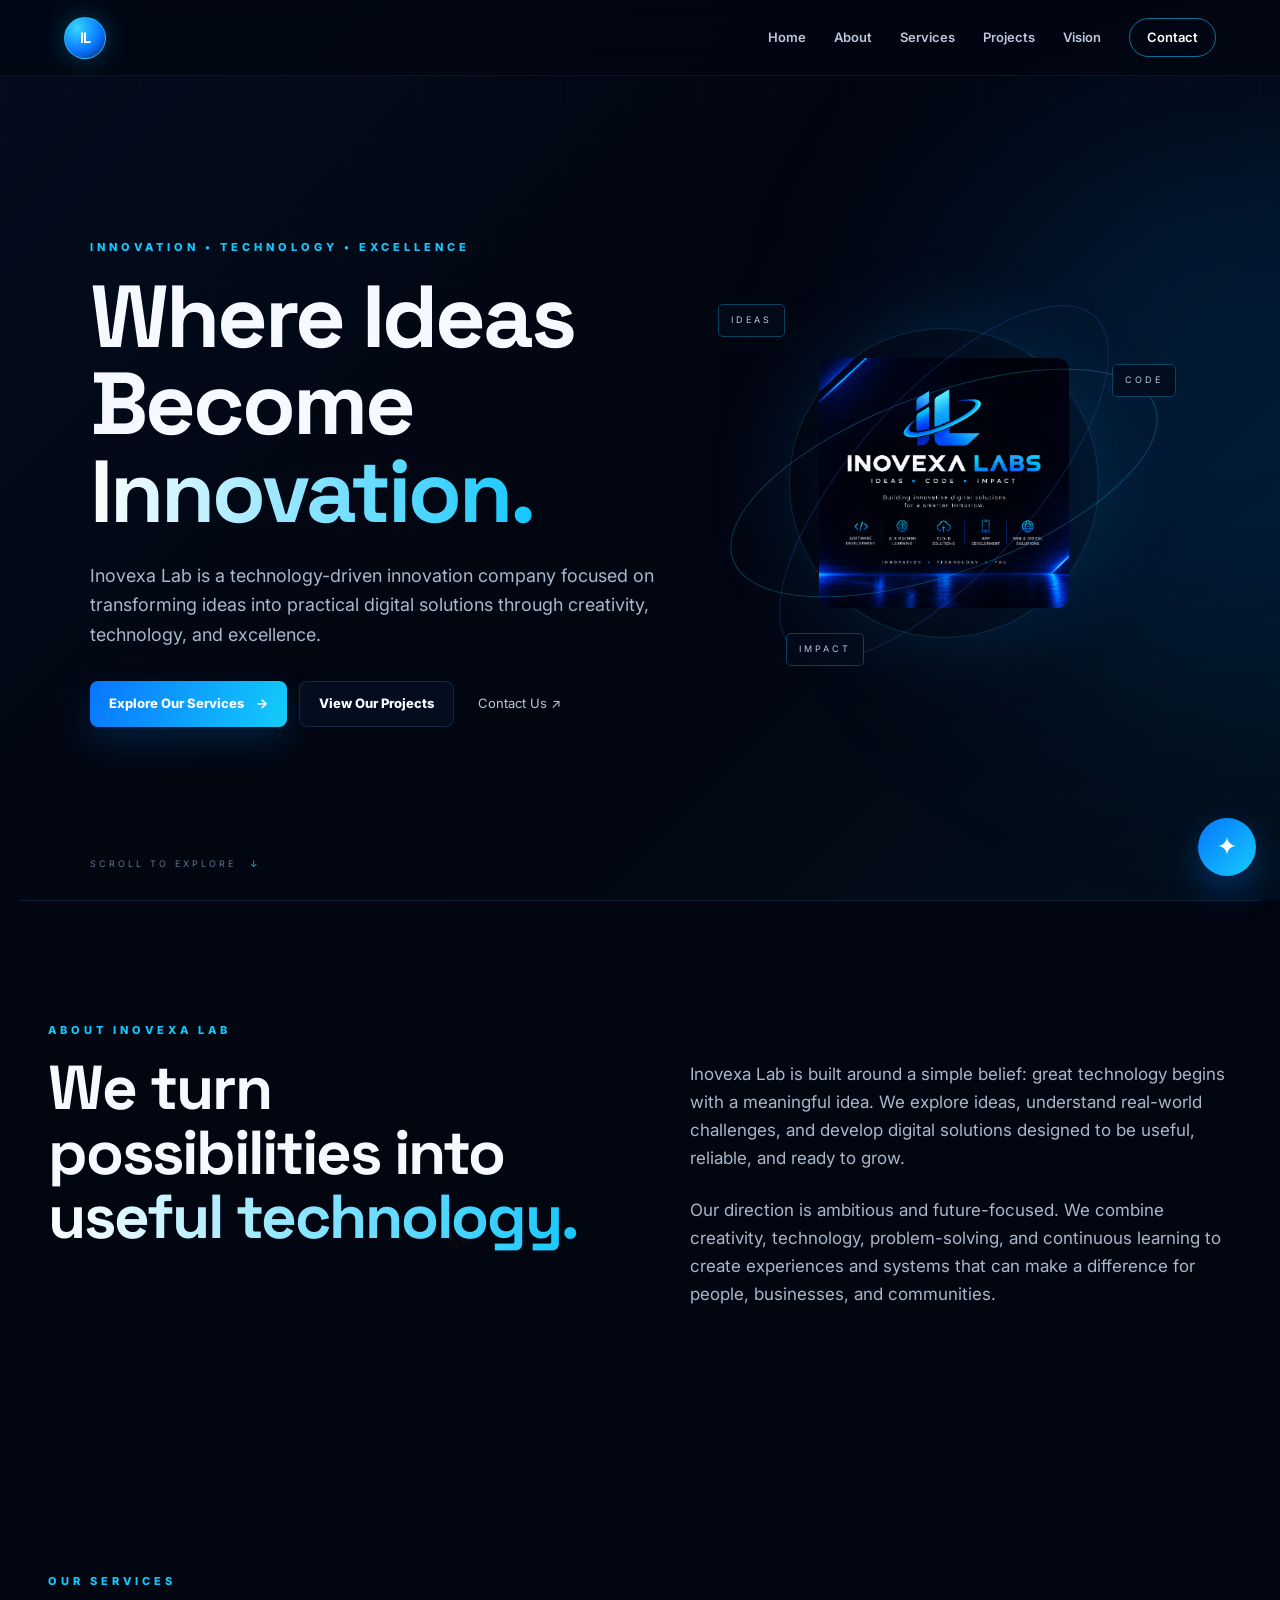
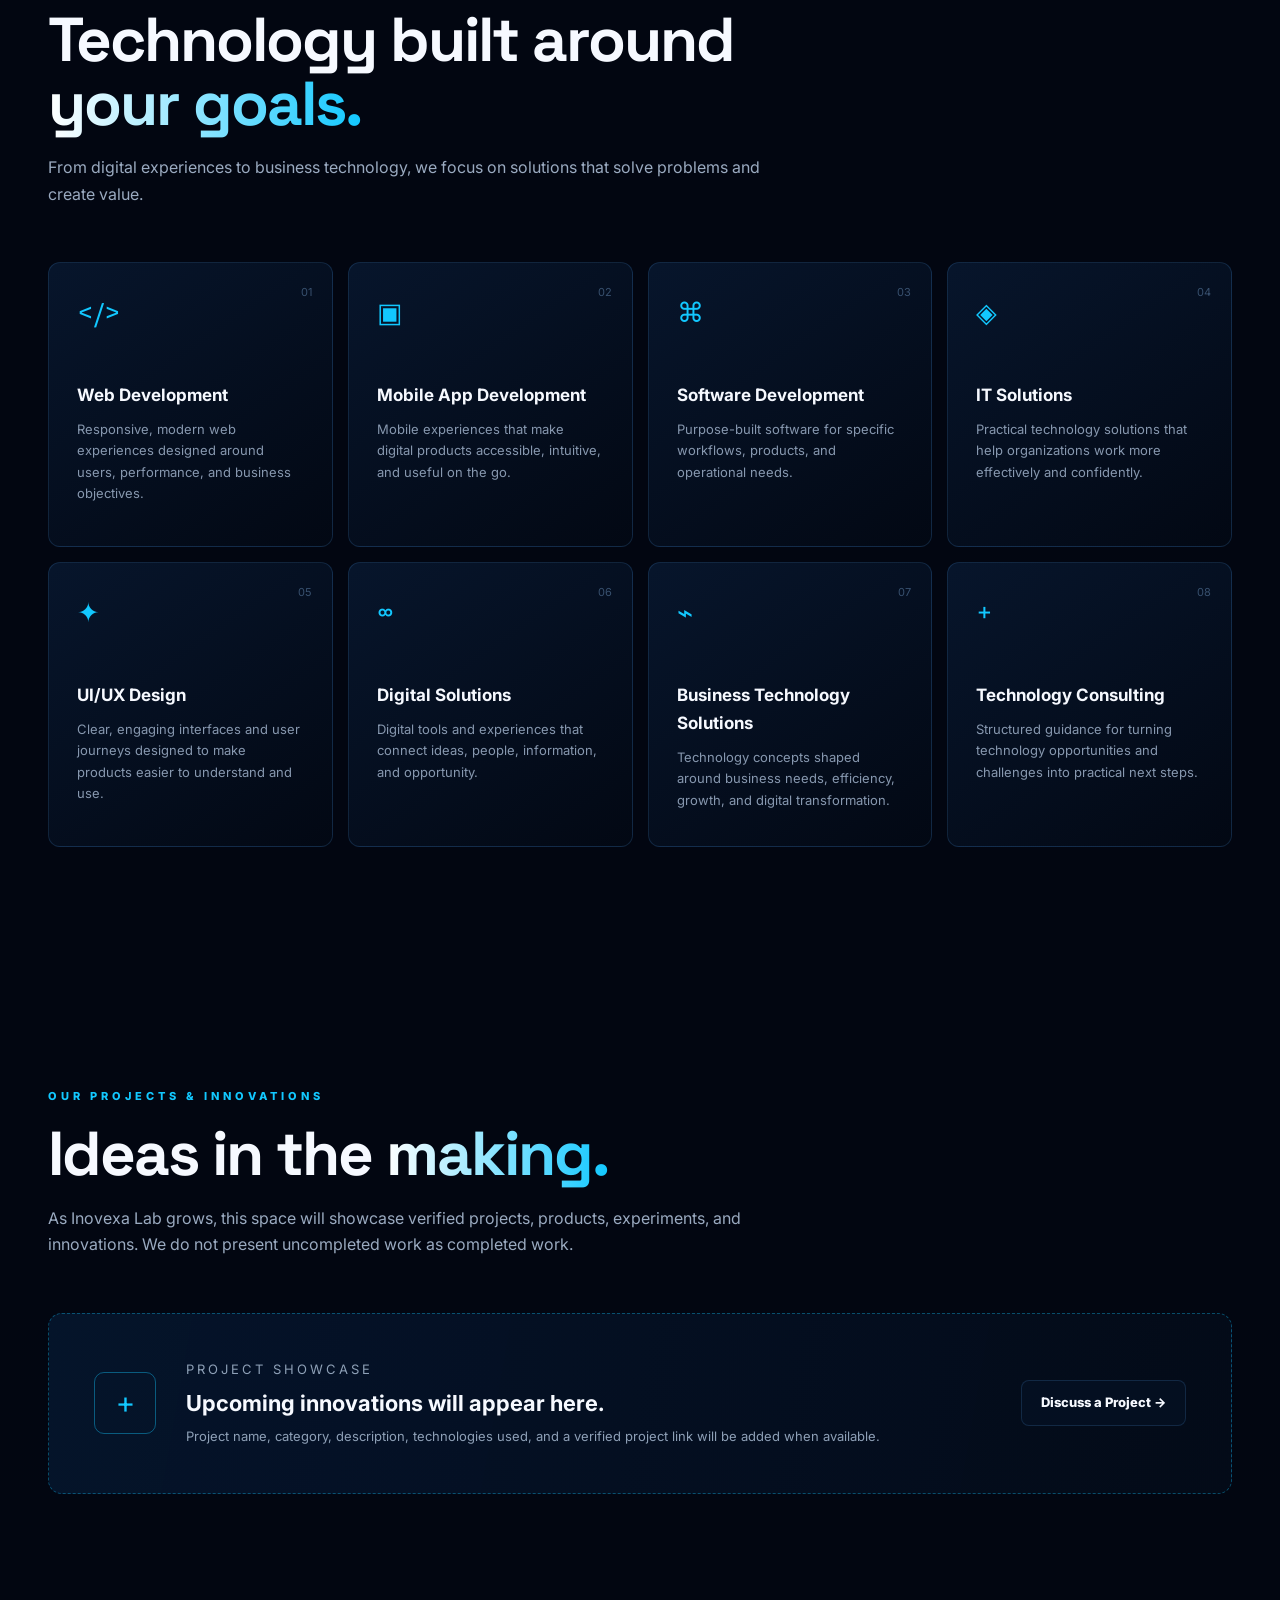
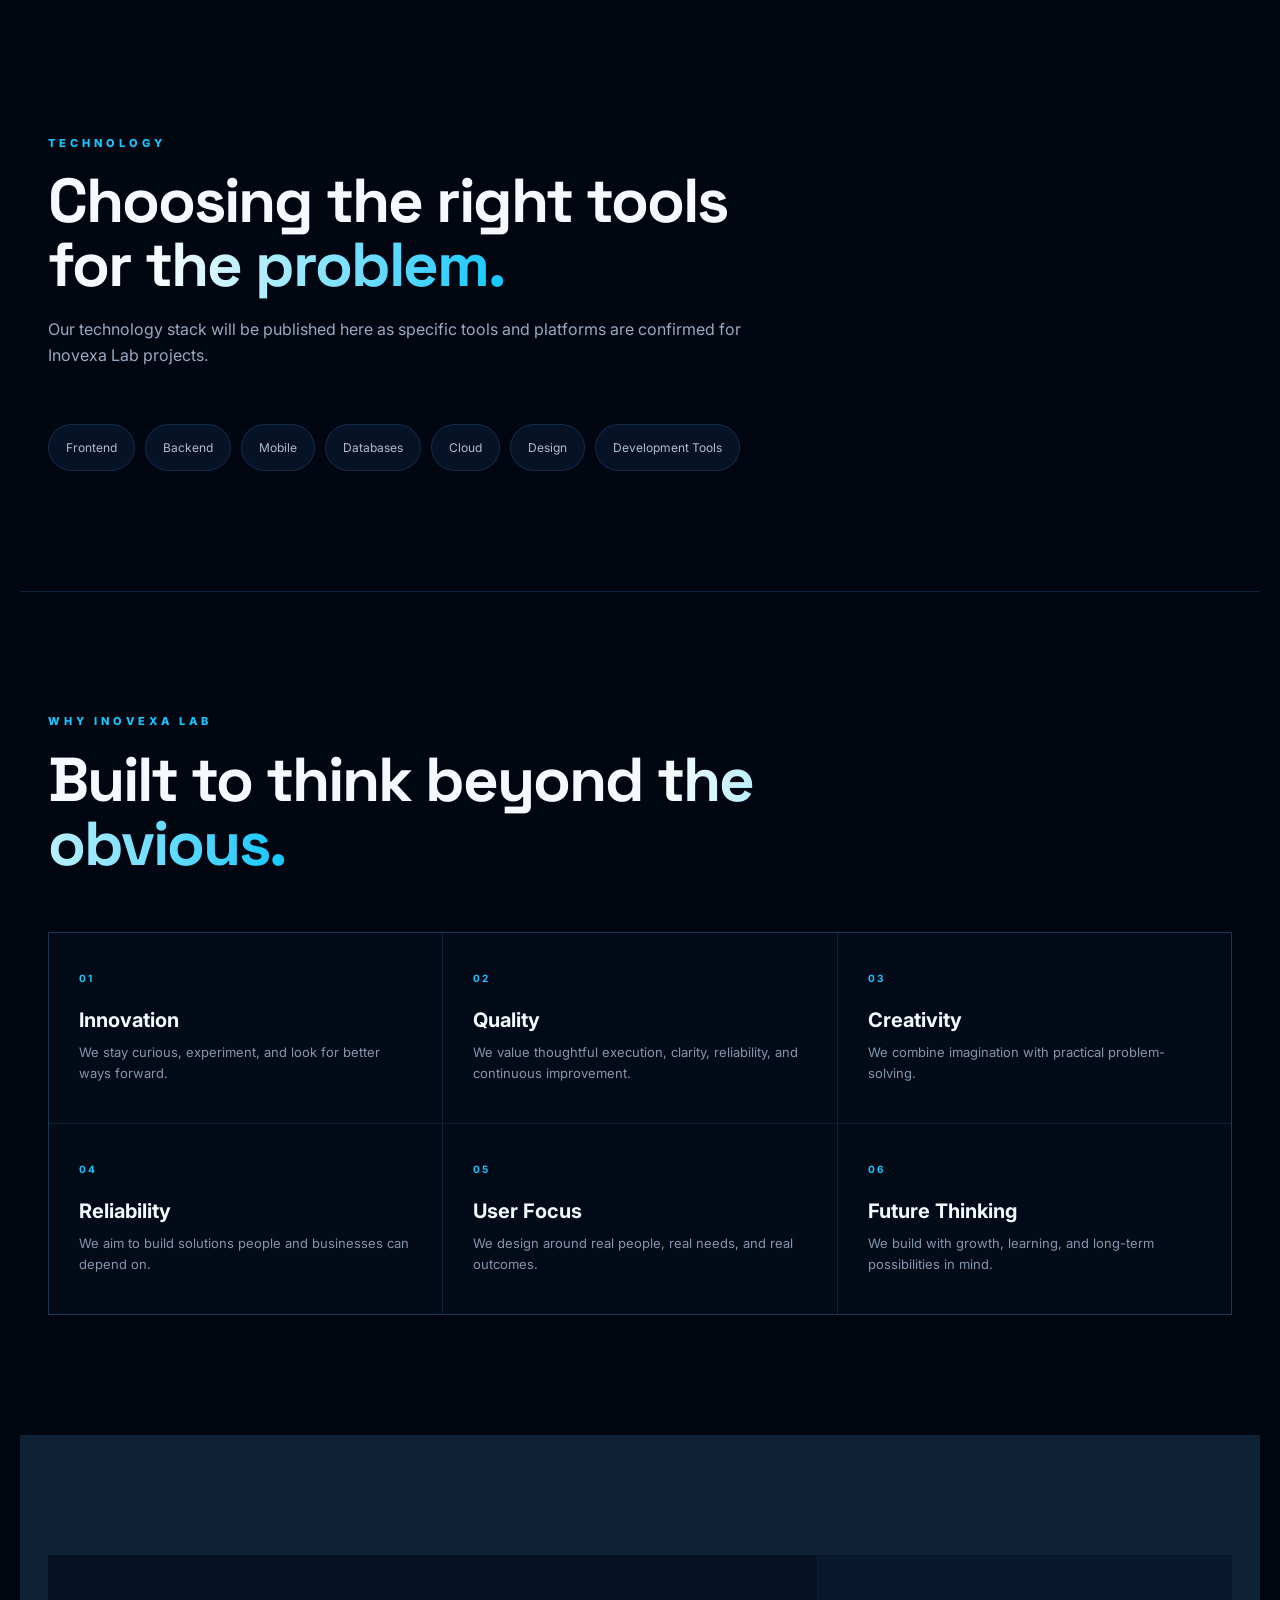
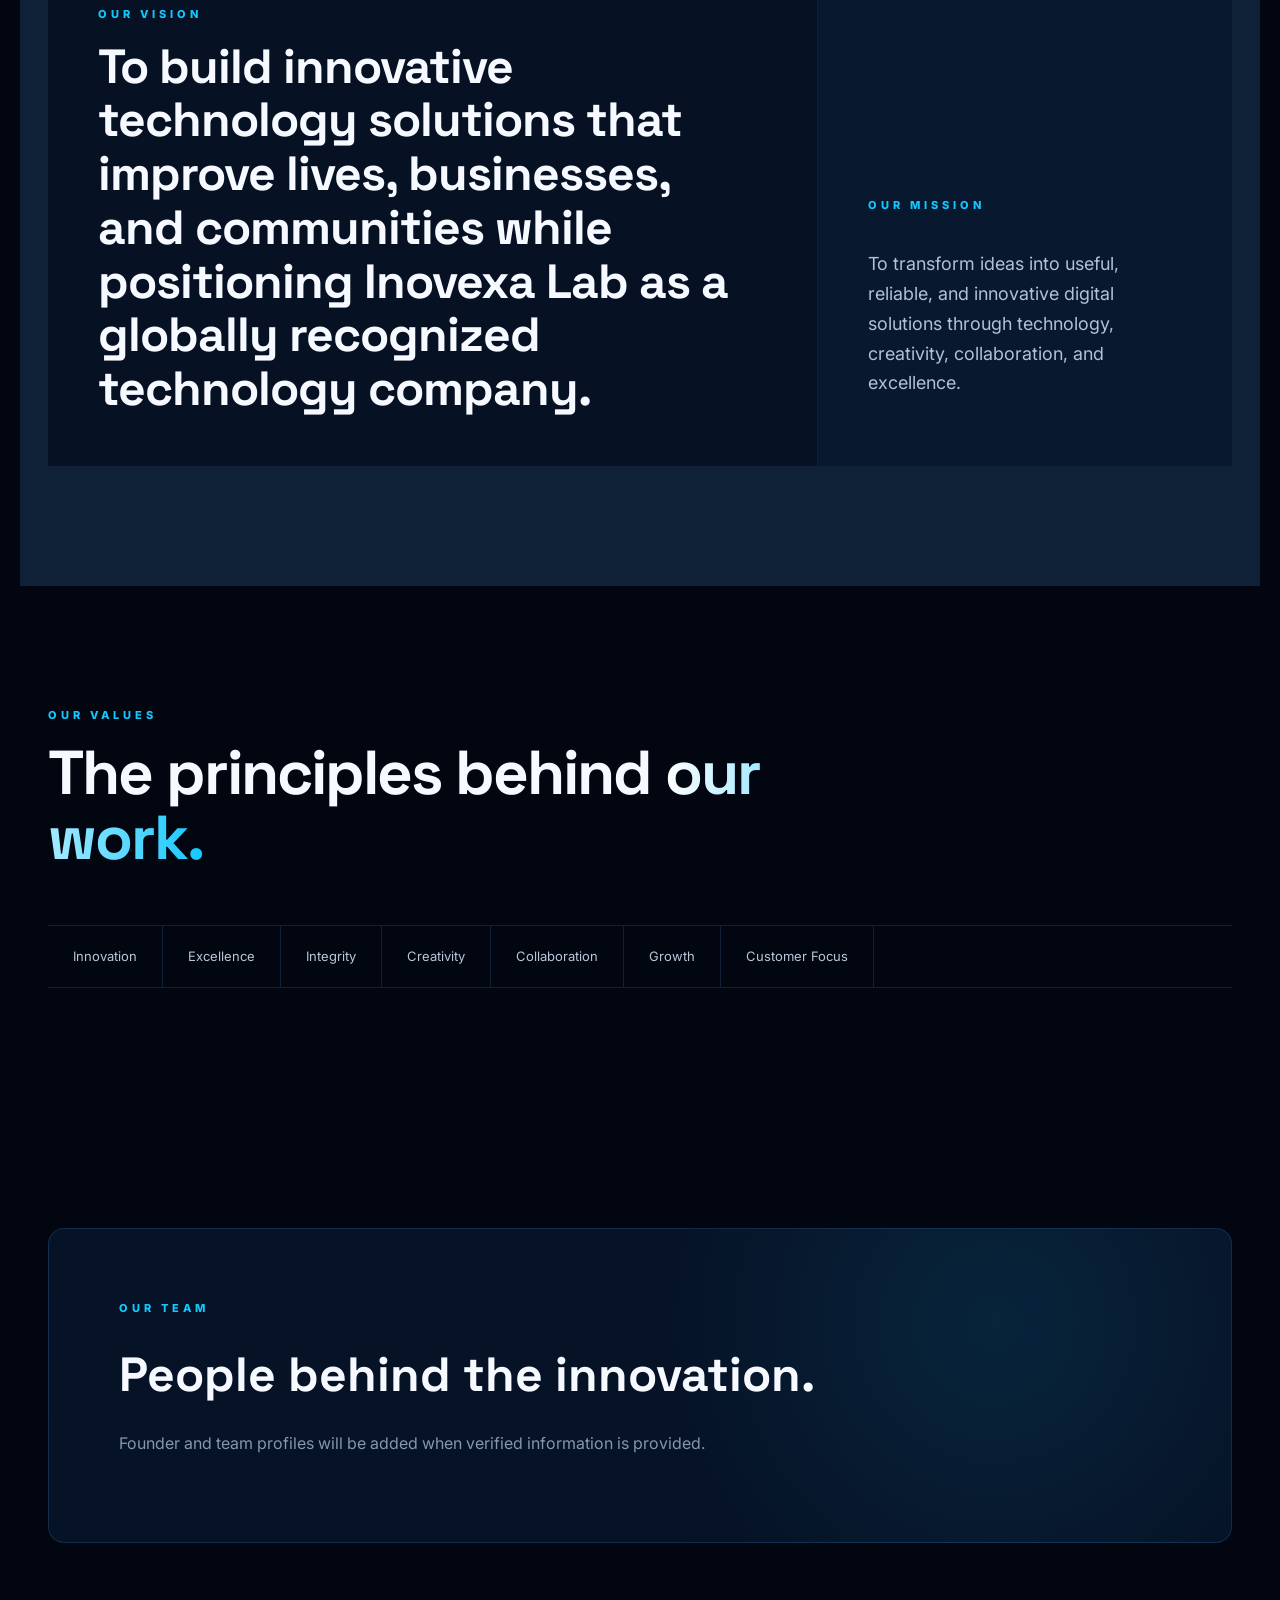
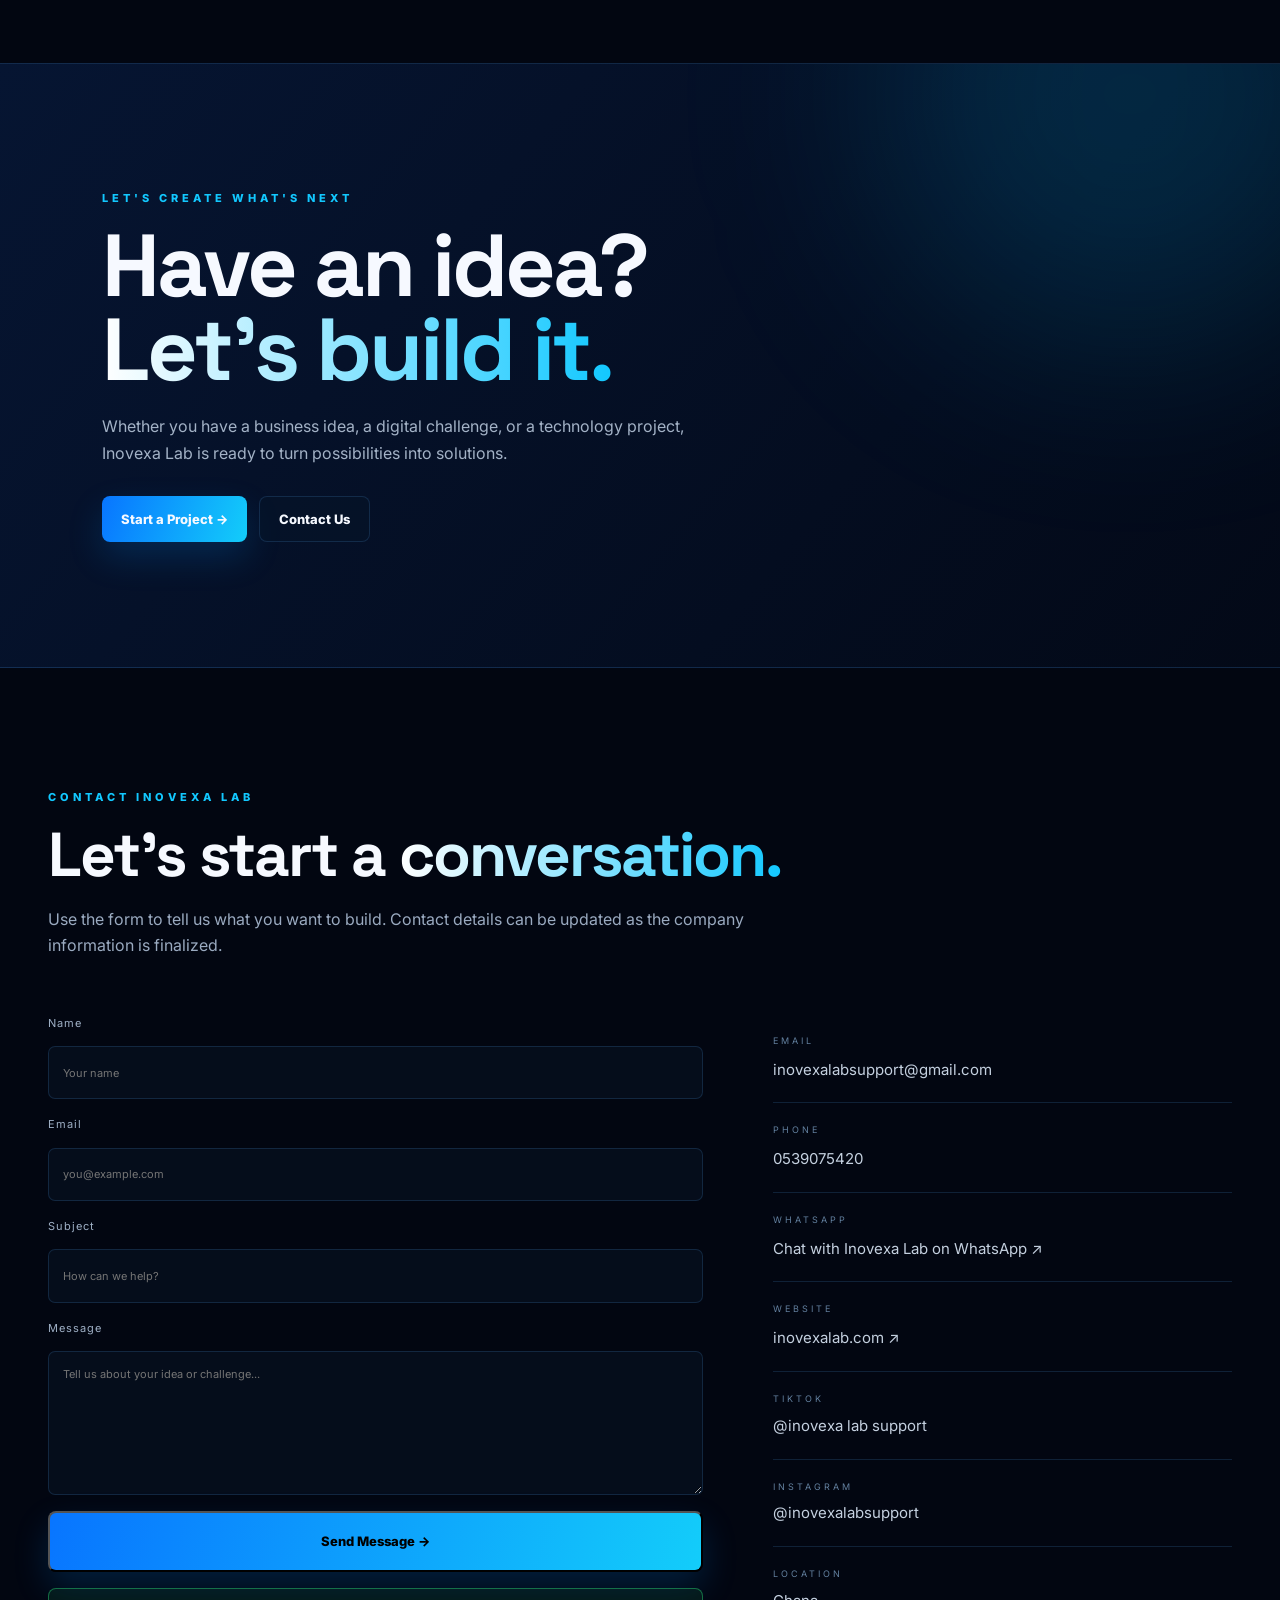
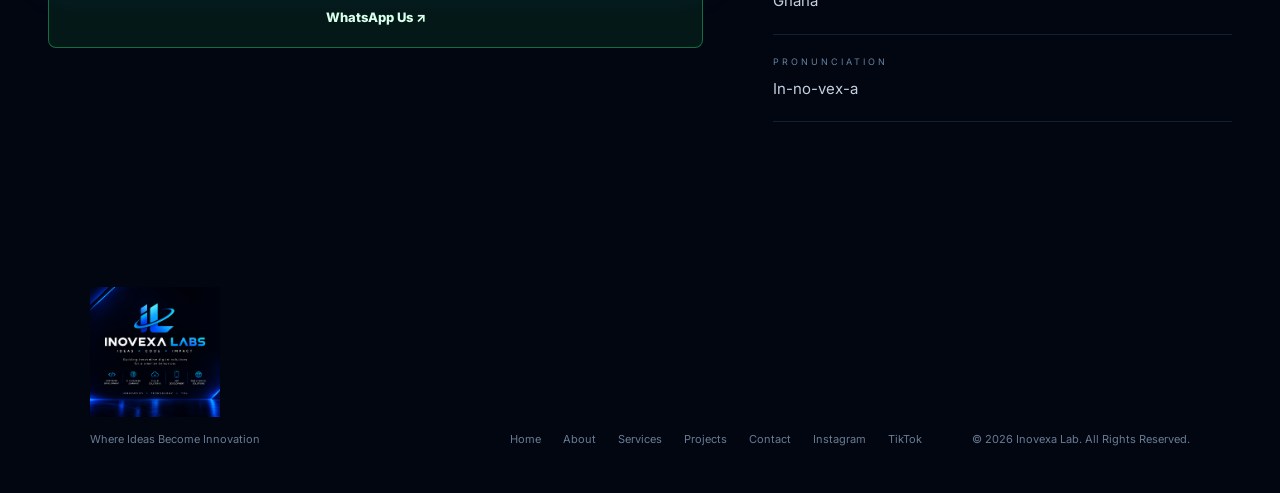
<file: index.html>
<!doctype html>
<html lang="en">
<head>
  <meta charset="utf-8">
  <meta name="viewport" content="width=device-width,initial-scale=1">
  <meta name="description" content="Inovexa Lab — Where Ideas Become Innovation. Technology, digital solutions, software, design and innovation.">
  <meta name="theme-color" content="#030712">
  <title>Inovexa Lab — Where Ideas Become Innovation</title>
  <link rel="icon" href="brand.png">
  <link rel="stylesheet" href="styles.css">
  <link rel="stylesheet" href="logo.css">
  <link rel="stylesheet" href="ai-assistant.css">
</head>
<body>
  <div class="progress"></div>

  <header class="site-header">
    <a class="logo-link" href="#home" aria-label="Inovexa Lab home">
      <span class="logo-orb" aria-hidden="true">IL</span>
    </a>
    <button class="menu-btn" aria-expanded="false" aria-controls="site-nav" aria-label="Open navigation">☰</button>
    <nav id="site-nav" class="site-nav">
      <a href="#home">Home</a>
      <a href="#about">About</a>
      <a href="#services">Services</a>
      <a href="#projects">Projects</a>
      <a href="#vision">Vision</a>
      <a href="#contact" class="nav-button">Contact</a>
    </nav>
  </header>

  <main>
    <section id="home" class="hero">
      <div class="hero-grid"></div>
      <div class="hero-copy reveal">
        <p class="kicker">INNOVATION • TECHNOLOGY • EXCELLENCE</p>
        <h1>Where Ideas Become <span>Innovation.</span></h1>
        <p class="hero-text">Inovexa Lab is a technology-driven innovation company focused on transforming ideas into practical digital solutions through creativity, technology, and excellence.</p>
        <div class="hero-actions">
          <a class="btn btn-primary" href="#services">Explore Our Services <span>→</span></a>
          <a class="btn btn-ghost" href="#projects">View Our Projects</a>
          <a class="text-link" href="#contact">Contact Us ↗</a>
        </div>
      </div>
      <div class="hero-visual reveal">
        <div class="orbit orbit-one"></div>
        <div class="orbit orbit-two"></div>
        <div class="core">
          <img src="brand.png" alt="" aria-hidden="true">
        </div>
        <div class="signal signal-a">IDEAS</div>
        <div class="signal signal-b">CODE</div>
        <div class="signal signal-c">IMPACT</div>
      </div>
      <div class="scroll-cue">SCROLL TO EXPLORE <span>↓</span></div>
    </section>

    <section id="about" class="section about">
      <div class="section-heading reveal">
        <p class="kicker">ABOUT INOVEXA LAB</p>
        <h2>We turn possibilities into <span>useful technology.</span></h2>
      </div>
      <div class="about-copy reveal">
        <p>Inovexa Lab is built around a simple belief: great technology begins with a meaningful idea. We explore ideas, understand real-world challenges, and develop digital solutions designed to be useful, reliable, and ready to grow.</p>
        <p>Our direction is ambitious and future-focused. We combine creativity, technology, problem-solving, and continuous learning to create experiences and systems that can make a difference for people, businesses, and communities.</p>
      </div>
    </section>

    <section id="services" class="section services">
      <div class="section-heading reveal">
        <p class="kicker">OUR SERVICES</p>
        <h2>Technology built around <span>your goals.</span></h2>
        <p>From digital experiences to business technology, we focus on solutions that solve problems and create value.</p>
      </div>
      <div class="service-grid">
        <article class="service reveal"><span class="num">01</span><div class="service-icon">&lt;/&gt;</div><h3>Web Development</h3><p>Responsive, modern web experiences designed around users, performance, and business objectives.</p></article>
        <article class="service reveal"><span class="num">02</span><div class="service-icon">▣</div><h3>Mobile App Development</h3><p>Mobile experiences that make digital products accessible, intuitive, and useful on the go.</p></article>
        <article class="service reveal"><span class="num">03</span><div class="service-icon">⌘</div><h3>Software Development</h3><p>Purpose-built software for specific workflows, products, and operational needs.</p></article>
        <article class="service reveal"><span class="num">04</span><div class="service-icon">◈</div><h3>IT Solutions</h3><p>Practical technology solutions that help organizations work more effectively and confidently.</p></article>
        <article class="service reveal"><span class="num">05</span><div class="service-icon">✦</div><h3>UI/UX Design</h3><p>Clear, engaging interfaces and user journeys designed to make products easier to understand and use.</p></article>
        <article class="service reveal"><span class="num">06</span><div class="service-icon">∞</div><h3>Digital Solutions</h3><p>Digital tools and experiences that connect ideas, people, information, and opportunity.</p></article>
        <article class="service reveal"><span class="num">07</span><div class="service-icon">⌁</div><h3>Business Technology Solutions</h3><p>Technology concepts shaped around business needs, efficiency, growth, and digital transformation.</p></article>
        <article class="service reveal"><span class="num">08</span><div class="service-icon">+</div><h3>Technology Consulting</h3><p>Structured guidance for turning technology opportunities and challenges into practical next steps.</p></article>
      </div>
    </section>

    <section id="projects" class="section projects">
      <div class="section-heading reveal">
        <p class="kicker">OUR PROJECTS & INNOVATIONS</p>
        <h2>Ideas in the <span>making.</span></h2>
        <p>As Inovexa Lab grows, this space will showcase verified projects, products, experiments, and innovations. We do not present uncompleted work as completed work.</p>
      </div>
      <div class="project-placeholder reveal">
        <div class="placeholder-mark">+</div>
        <div>
          <p class="small-label">PROJECT SHOWCASE</p>
          <h3>Upcoming innovations will appear here.</h3>
          <p>Project name, category, description, technologies used, and a verified project link will be added when available.</p>
        </div>
        <a href="#contact" class="btn btn-ghost">Discuss a Project →</a>
      </div>
    </section>

    <section class="section technology">
      <div class="section-heading reveal">
        <p class="kicker">TECHNOLOGY</p>
        <h2>Choosing the right tools for <span>the problem.</span></h2>
        <p>Our technology stack will be published here as specific tools and platforms are confirmed for Inovexa Lab projects.</p>
      </div>
      <div class="tech-categories reveal">
        <span>Frontend</span><span>Backend</span><span>Mobile</span><span>Databases</span><span>Cloud</span><span>Design</span><span>Development Tools</span>
      </div>
    </section>

    <section class="section why">
      <div class="section-heading reveal">
        <p class="kicker">WHY INOVEXA LAB</p>
        <h2>Built to think beyond <span>the obvious.</span></h2>
      </div>
      <div class="principles">
        <div class="principle reveal"><b>01</b><h3>Innovation</h3><p>We stay curious, experiment, and look for better ways forward.</p></div>
        <div class="principle reveal"><b>02</b><h3>Quality</h3><p>We value thoughtful execution, clarity, reliability, and continuous improvement.</p></div>
        <div class="principle reveal"><b>03</b><h3>Creativity</h3><p>We combine imagination with practical problem-solving.</p></div>
        <div class="principle reveal"><b>04</b><h3>Reliability</h3><p>We aim to build solutions people and businesses can depend on.</p></div>
        <div class="principle reveal"><b>05</b><h3>User Focus</h3><p>We design around real people, real needs, and real outcomes.</p></div>
        <div class="principle reveal"><b>06</b><h3>Future Thinking</h3><p>We build with growth, learning, and long-term possibilities in mind.</p></div>
      </div>
    </section>

    <section id="vision" class="section vision">
      <div class="vision-card reveal">
        <p class="kicker">OUR VISION</p>
        <h2>To build innovative technology solutions that improve lives, businesses, and communities while positioning Inovexa Lab as a globally recognized technology company.</h2>
      </div>
      <div class="mission-card reveal">
        <p class="kicker">OUR MISSION</p>
        <p>To transform ideas into useful, reliable, and innovative digital solutions through technology, creativity, collaboration, and excellence.</p>
      </div>
    </section>

    <section class="section values">
      <div class="section-heading reveal">
        <p class="kicker">OUR VALUES</p>
        <h2>The principles behind <span>our work.</span></h2>
      </div>
      <div class="value-list reveal">
        <span>Innovation</span><span>Excellence</span><span>Integrity</span><span>Creativity</span><span>Collaboration</span><span>Growth</span><span>Customer Focus</span>
      </div>
    </section>

    <section class="section team">
      <div class="team-placeholder reveal">
        <p class="kicker">OUR TEAM</p>
        <h2>People behind the innovation.</h2>
        <p>Founder and team profiles will be added when verified information is provided.</p>
      </div>
    </section>

    <section class="cta">
      <div class="cta-glow"></div>
      <div class="reveal">
        <p class="kicker">LET'S CREATE WHAT'S NEXT</p>
        <h2>Have an idea?<br><span>Let's build it.</span></h2>
        <p>Whether you have a business idea, a digital challenge, or a technology project, Inovexa Lab is ready to turn possibilities into solutions.</p>
        <div class="hero-actions">
          <a class="btn btn-primary" href="#contact">Start a Project →</a>
          <a class="btn btn-ghost" href="#contact">Contact Us</a>
        </div>
      </div>
    </section>

    <section id="contact" class="section contact">
      <div class="section-heading reveal">
        <p class="kicker">CONTACT INOVEXA LAB</p>
        <h2>Let's start a <span>conversation.</span></h2>
        <p>Use the form to tell us what you want to build. Contact details can be updated as the company information is finalized.</p>
      </div>
      <div class="contact-grid">
        <form class="contact-form reveal" id="contactForm" data-formspree-endpoint="https://formspree.io/f/xyekvooo">
          <label>Name<input required name="name" autocomplete="name" placeholder="Your name"></label>
          <label>Email<input required type="email" name="email" autocomplete="email" placeholder="you@example.com"></label>
          <label>Subject<input required name="subject" placeholder="How can we help?"></label>
          <label>Message<textarea required name="message" rows="6" placeholder="Tell us about your idea or challenge..."></textarea></label>
          <button class="btn btn-primary" type="submit">Send Message →</button>
          <a class="btn btn-whatsapp" href="https://wa.me/233539075420" target="_blank" rel="noopener">WhatsApp Us ↗</a>
          <p class="form-note" id="formNote" aria-live="polite"></p>
        </form>
        <div class="contact-details reveal">
          <div><span>EMAIL</span><a href="mailto:inovexalabsupport@gmail.com">inovexalabsupport@gmail.com</a></div>
          <div><span>PHONE</span><a href="tel:+233539075420">0539075420</a></div>
          <div><span>WHATSAPP</span><a href="https://wa.me/233539075420" target="_blank" rel="noopener">Chat with Inovexa Lab on WhatsApp ↗</a></div>
          <div><span>WEBSITE</span><a href="https://inovexalab.com" target="_blank" rel="noopener">inovexalab.com ↗</a></div>
          <div><span>TIKTOK</span><p>@inovexa lab support</p></div>
          <div><span>INSTAGRAM</span><p>@inovexalabsupport</p></div>
          <div><span>LOCATION</span><p>Ghana</p></div>
          <div><span>PRONUNCIATION</span><p>In-no-vex-a</p></div>
        </div>
      </div>
    </section>
  </main>

  <footer class="footer">
    <div><img src="brand.png" alt="Inovexa Lab"><p>Where Ideas Become Innovation</p></div>
    <div class="footer-links">
      <a href="#home">Home</a><a href="#about">About</a><a href="#services">Services</a><a href="#projects">Projects</a><a href="#contact">Contact</a>
      <a href="https://www.instagram.com/inovexalabsupport/" target="_blank" rel="noopener">Instagram</a>
      <a href="https://www.tiktok.com/@inovexalabsupport" target="_blank" rel="noopener">TikTok</a>
    </div>
    <p>© 2026 Inovexa Lab. All Rights Reserved.</p>
  </footer>

<script>
const menu=document.querySelector('.menu-btn'),nav=document.querySelector('#site-nav');
menu.addEventListener('click',()=>{const open=nav.classList.toggle('open');menu.setAttribute('aria-expanded',open)});
document.querySelectorAll('#site-nav a').forEach(a=>a.addEventListener('click',()=>nav.classList.remove('open')));
const progress=document.querySelector('.progress');
window.addEventListener('scroll',()=>{const h=document.documentElement.scrollHeight-innerHeight;progress.style.width=(scrollY/h*100)+'%'},{passive:true});
const obs=new IntersectionObserver(es=>es.forEach(e=>{if(e.isIntersecting)e.target.classList.add('visible')}),{threshold:.12});
document.querySelectorAll('.reveal').forEach(e=>obs.observe(e));
document.querySelector('#contactForm').addEventListener('submit',e=>{
 e.preventDefault();
 const f=new FormData(e.target);
 const subject=encodeURIComponent(f.get('subject'));
 const body=encodeURIComponent('Name: '+f.get('name')+'\nEmail: '+f.get('email')+'\n\n'+f.get('message'));
 const endpoint=e.target.dataset.formspreeEndpoint;
 fetch(endpoint,{method:'POST',body:f,headers:{Accept:'application/json'}}).then(response=>{if(!response.ok) throw new Error('send failed'); e.target.reset(); document.querySelector('#formNote').textContent='Thanks — your message has been sent successfully.';}).catch(()=>{document.querySelector('#formNote').textContent='Something went wrong. Please try again or use WhatsApp.';});
});
</script>
<script>
  const adminEdits = JSON.parse(localStorage.getItem('inovexa-admin-edits') || '{}');
  document.querySelectorAll('.service').forEach(service => {
    const title = service.querySelector('h3')?.textContent.trim();
    if (title && adminEdits[title]) service.querySelector('p').textContent = adminEdits[title];
  });
</script>
<script src="ai-assistant.js"></script>
</body>
</html>
</file>
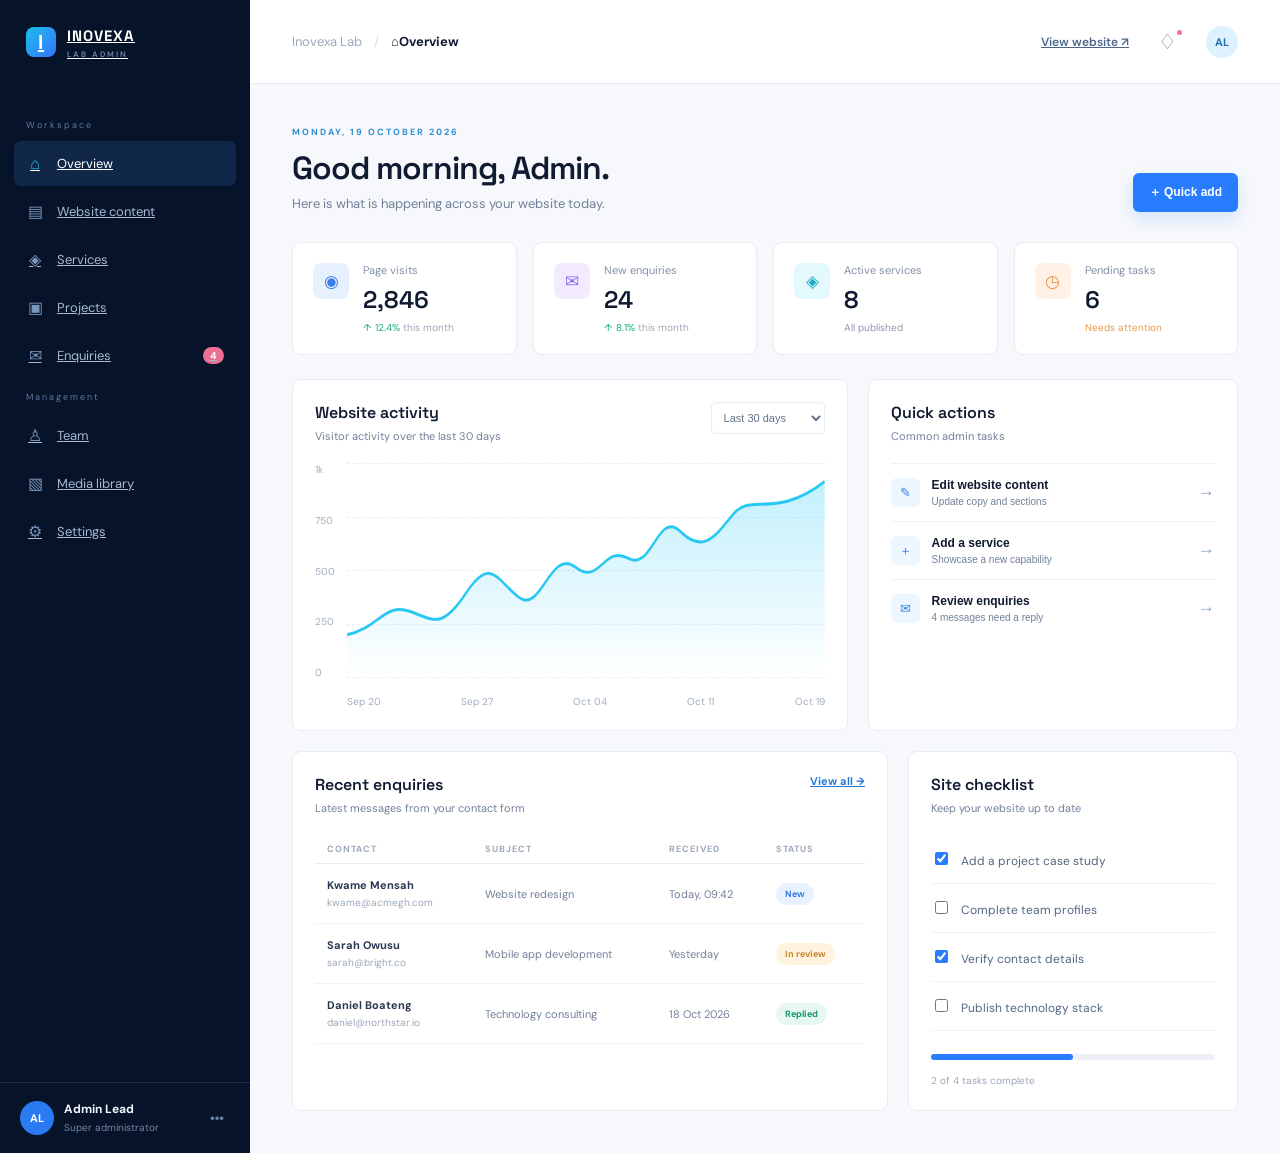
<file: admin.html>
<!doctype html>
<html lang="en">
<head>
  <meta charset="utf-8">
  <meta name="viewport" content="width=device-width, initial-scale=1">
  <title>Inovexa Lab — Admin Dashboard</title>
  <link rel="stylesheet" href="admin.css">
  <link rel="stylesheet" href="admin-modal.css">
</head>
<body>
  <div class="app-shell">
    <aside class="sidebar" id="sidebar">
      <a class="brand" href="index.html"><span class="brand-mark">I</span><span>INOVEXA <small>LAB ADMIN</small></span></a>
      <nav class="sidebar-nav" aria-label="Admin navigation">
        <p class="nav-label">Workspace</p>
        <a class="nav-item active" href="#overview" data-view="overview"><span>⌂</span>Overview</a>
        <a class="nav-item" href="#content" data-view="content"><span>▤</span>Website content</a>
        <a class="nav-item" href="#services" data-view="services"><span>◈</span>Services</a>
        <a class="nav-item" href="#projects" data-view="projects"><span>▣</span>Projects</a>
        <a class="nav-item" href="#enquiries" data-view="enquiries"><span>✉</span>Enquiries <b>4</b></a>
        <p class="nav-label">Management</p>
        <a class="nav-item" href="#team" data-view="team"><span>♙</span>Team</a>
        <a class="nav-item" href="#media" data-view="media"><span>▧</span>Media library</a>
        <a class="nav-item" href="#settings" data-view="settings"><span>⚙</span>Settings</a>
      </nav>
      <div class="sidebar-footer"><div class="avatar">AL</div><div><strong>Admin Lead</strong><small>Super administrator</small></div><button aria-label="Account menu">•••</button></div>
    </aside>

    <main class="main-content">
      <header class="topbar"><button class="menu-toggle" id="menuToggle" aria-label="Open menu">☰</button><div class="crumb">Inovexa Lab <span>/</span> <strong id="pageName">Overview</strong></div><div class="top-actions"><a href="index.html" target="_blank" class="view-site">View website ↗</a><button class="icon-button" aria-label="Notifications">♢<i></i></button><div class="mini-avatar">AL</div></div></header>

      <div class="page-wrap">
        <section class="view active" id="overview-view">
          <div class="page-heading"><div><p class="eyebrow">MONDAY, 19 OCTOBER 2026</p><h1>Good morning, Admin.</h1><p class="subtle">Here is what is happening across your website today.</p></div><button class="primary" data-action="quick-add">＋ Quick add</button></div>
          <div class="stats-grid"><article class="stat-card"><div class="stat-icon blue">◉</div><div><span>Page visits</span><strong>2,846</strong><small class="up">↑ 12.4% <em>this month</em></small></div></article><article class="stat-card"><div class="stat-icon purple">✉</div><div><span>New enquiries</span><strong>24</strong><small class="up">↑ 8.1% <em>this month</em></small></div></article><article class="stat-card"><div class="stat-icon cyan">◈</div><div><span>Active services</span><strong>8</strong><small class="neutral">All published</small></div></article><article class="stat-card"><div class="stat-icon orange">◷</div><div><span>Pending tasks</span><strong>6</strong><small class="down">Needs attention</small></div></article></div>
          <div class="dashboard-grid"><article class="panel chart-panel"><div class="panel-heading"><div><h2>Website activity</h2><p>Visitor activity over the last 30 days</p></div><select aria-label="Activity period"><option>Last 30 days</option><option>Last 7 days</option><option>Last 12 months</option></select></div><div class="chart"><div class="y-axis"><span>1k</span><span>750</span><span>500</span><span>250</span><span>0</span></div><div class="chart-area"><div class="grid-lines"><i></i><i></i><i></i><i></i><i></i></div><svg viewBox="0 0 680 220" preserveAspectRatio="none" aria-label="Website activity graph"><defs><linearGradient id="fill" x1="0" x2="0" y1="0" y2="1"><stop offset="0" stop-color="#26c9f7" stop-opacity=".28"/><stop offset="1" stop-color="#26c9f7" stop-opacity="0"/></linearGradient></defs><path d="M0 175 C45 168 54 142 89 151 S135 170 170 132 S214 120 245 137 S290 86 325 106 S365 83 400 97 S442 47 475 70 S525 74 550 52 S610 58 680 19 L680 220 L0 220Z" fill="url(#fill)"/><path d="M0 175 C45 168 54 142 89 151 S135 170 170 132 S214 120 245 137 S290 86 325 106 S365 83 400 97 S442 47 475 70 S525 74 550 52 S610 58 680 19" fill="none" stroke="#28c8f3" stroke-width="3"/></svg><div class="x-axis"><span>Sep 20</span><span>Sep 27</span><span>Oct 04</span><span>Oct 11</span><span>Oct 19</span></div></div></div></article><article class="panel quick-panel"><div class="panel-heading"><div><h2>Quick actions</h2><p>Common admin tasks</p></div></div><button class="quick-action" data-action="edit-content"><span class="qa-icon">✎</span><span><strong>Edit website content</strong><small>Update copy and sections</small></span><b>→</b></button><button class="quick-action" data-action="add-service"><span class="qa-icon">＋</span><span><strong>Add a service</strong><small>Showcase a new capability</small></span><b>→</b></button><button class="quick-action" data-action="view-enquiries"><span class="qa-icon">✉</span><span><strong>Review enquiries</strong><small>4 messages need a reply</small></span><b>→</b></button></article></div>
          <div class="bottom-grid"><article class="panel"><div class="panel-heading"><div><h2>Recent enquiries</h2><p>Latest messages from your contact form</p></div><a class="panel-link" href="#enquiries">View all →</a></div><div class="table-wrap"><table><thead><tr><th>CONTACT</th><th>SUBJECT</th><th>RECEIVED</th><th>STATUS</th></tr></thead><tbody><tr><td><strong>Kwame Mensah</strong><small>kwame@acmegh.com</small></td><td>Website redesign</td><td>Today, 09:42</td><td><span class="status new">New</span></td></tr><tr><td><strong>Sarah Owusu</strong><small>sarah@bright.co</small></td><td>Mobile app development</td><td>Yesterday</td><td><span class="status progress">In review</span></td></tr><tr><td><strong>Daniel Boateng</strong><small>daniel@northstar.io</small></td><td>Technology consulting</td><td>18 Oct 2026</td><td><span class="status replied">Replied</span></td></tr></tbody></table></div></article><article class="panel checklist"><div class="panel-heading"><div><h2>Site checklist</h2><p>Keep your website up to date</p></div></div><label><input type="checkbox" checked> Add a project case study</label><label><input type="checkbox"> Complete team profiles</label><label><input type="checkbox" checked> Verify contact details</label><label><input type="checkbox"> Publish technology stack</label><div class="progress-bar"><span></span></div><small>2 of 4 tasks complete</small></article></div>
        </section>

        <section class="view" id="content-view"><div class="page-heading"><div><p class="eyebrow">CONTENT MANAGEMENT</p><h1>Website content</h1><p class="subtle">Manage the words and sections visitors see on your website.</p></div><button class="primary" data-action="save">Save changes</button></div><div class="content-cards"><article class="panel content-row"><span class="content-symbol">⌂</span><div><h2>Homepage hero</h2><p>Main headline, introduction and call-to-action buttons.</p></div><button class="secondary" data-action="edit">Edit section</button></article><article class="panel content-row"><span class="content-symbol">◈</span><div><h2>About and vision</h2><p>Company story, mission, vision and values.</p></div><button class="secondary" data-action="edit">Edit section</button></article><article class="panel content-row"><span class="content-symbol">✉</span><div><h2>Contact details</h2><p>inovexalabsupport@gmail.com · 0539075420</p></div><button class="secondary" data-action="edit">Edit section</button></article></div></section>
        <section class="view" id="services-view"><div class="page-heading"><div><p class="eyebrow">CATALOGUE</p><h1>Services</h1><p class="subtle">Manage the services displayed on your public website.</p></div><button class="primary" data-action="add-service">＋ Add service</button></div><div class="service-admin-grid"><article class="panel service-admin"><span class="service-no">01</span><h2>Web Development</h2><p>Responsive, modern web experiences designed around users.</p><div><span class="status published">Published</span><button class="text-button" data-action="edit">Edit</button></div></article><article class="panel service-admin"><span class="service-no">02</span><h2>Mobile App Development</h2><p>Mobile experiences that make digital products useful on the go.</p><div><span class="status published">Published</span><button class="text-button" data-action="edit">Edit</button></div></article><article class="panel service-admin"><span class="service-no">03</span><h2>Software Development</h2><p>Purpose-built software for workflows and operational needs.</p><div><span class="status published">Published</span><button class="text-button" data-action="edit">Edit</button></div></article><article class="panel service-admin"><span class="service-no">04</span><h2>IT Solutions</h2><p>Practical technology solutions for confident organizations.</p><div><span class="status published">Published</span><button class="text-button" data-action="edit">Edit</button></div></article></div></section>
        <section class="view" id="projects-view"><div class="page-heading"><div><p class="eyebrow">PORTFOLIO</p><h1>Projects</h1><p class="subtle">Build your public portfolio with project case studies.</p></div><button class="primary" data-action="add-project">＋ Add project</button></div><div class="empty-state panel"><div>▣</div><h2>No project case studies yet</h2><p>Show visitors what Inovexa Lab can do by adding your first completed project.</p><button class="secondary" data-action="add-project">Create first project</button></div></section>
        <section class="view" id="enquiries-view"><div class="page-heading"><div><p class="eyebrow">INBOX</p><h1>Enquiries</h1><p class="subtle">Follow up with people who contacted Inovexa Lab.</p></div><button class="secondary" data-action="export">Export list</button></div><article class="panel"><div class="table-wrap"><table><thead><tr><th>CONTACT</th><th>SUBJECT</th><th>MESSAGE</th><th>STATUS</th><th></th></tr></thead><tbody><tr><td><strong>Kwame Mensah</strong><small>kwame@acmegh.com</small></td><td>Website redesign</td><td>Looking to refresh our company website...</td><td><span class="status new">New</span></td><td><button class="text-button" data-action="reply">Open</button></td></tr><tr><td><strong>Sarah Owusu</strong><small>sarah@bright.co</small></td><td>Mobile app development</td><td>We need an app for our customers...</td><td><span class="status progress">In review</span></td><td><button class="text-button" data-action="reply">Open</button></td></tr></tbody></table></div></article></section>
        <section class="view placeholder-view" id="team-view"><h1>Team</h1><p class="subtle">Team profiles and permissions will be managed here.</p></section><section class="view placeholder-view" id="media-view"><h1>Media library</h1><p class="subtle">Upload and organize brand images, project media and documents.</p></section><section class="view placeholder-view" id="settings-view"><h1>Settings</h1><p class="subtle">Configure website details, notifications and administrator access.</p></section>
      </div>
    </main>
  </div>
  <div class="modal-backdrop" id="editorModal" hidden><form class="editor-modal" id="editorForm"><div class="modal-head"><div><p class="eyebrow">EDITOR</p><h2 id="editorTitle">Edit content</h2></div><button type="button" class="close-modal" id="closeModal" aria-label="Close">×</button></div><label>Title<input id="editorName" required></label><label>Description<textarea id="editorDescription" rows="4" required></textarea></label><div class="modal-actions"><button type="button" class="secondary" id="cancelModal">Cancel</button><button class="primary" type="submit">Save changes</button></div></form></div>
  <div class="toast" id="toast" role="status"></div>
  <script>
    const views = document.querySelectorAll('.view'); const links = document.querySelectorAll('[data-view]'); const pageName = document.querySelector('#pageName'); const toast = document.querySelector('#toast'); const modal = document.querySelector('#editorModal'); const editorForm = document.querySelector('#editorForm'); const editorName = document.querySelector('#editorName'); const editorDescription = document.querySelector('#editorDescription'); let editingCard = null;
    function showView(name) { const safeName = name || 'overview'; views.forEach(view => view.classList.toggle('active', view.id === safeName + '-view')); links.forEach(link => link.classList.toggle('active', link.dataset.view === safeName)); const active = document.querySelector(`[data-view="${safeName}"]`); pageName.textContent = active ? active.textContent.trim().replace(/\s+\d+$/, '') : safeName; history.replaceState(null, '', '#' + safeName); document.querySelector('#sidebar').classList.remove('open'); }
    function notify(message) { toast.textContent = message; toast.classList.add('show'); setTimeout(() => toast.classList.remove('show'), 2600); }
    links.forEach(link => link.addEventListener('click', event => { event.preventDefault(); showView(link.dataset.view); }));
    function openEditor(card) { editingCard = card; document.querySelector('#editorTitle').textContent = card.classList.contains('service-admin') ? 'Edit service' : 'Edit website section'; editorName.value = card.querySelector('h2').textContent; editorDescription.value = card.querySelector('p').textContent; modal.hidden = false; editorName.focus(); }
    function closeEditor() { modal.hidden = true; editingCard = null; }
    document.querySelectorAll('[data-action]').forEach(button => button.addEventListener('click', () => { const action = button.dataset.action; const card = button.closest('.content-row, .service-admin'); if (action === 'edit' && card) openEditor(card); else if (action === 'edit-content') showView('content'); else if (action === 'view-enquiries' || action === 'reply') showView('enquiries'); else if (action === 'add-service') showView('services'); else notify(action === 'save' ? 'Changes saved successfully.' : action === 'export' ? 'Enquiry list ready to export.' : 'Project creation is ready to set up.'); }));
    editorForm.addEventListener('submit', event => { event.preventDefault(); if (editingCard) { editingCard.querySelector('h2').textContent = editorName.value; editingCard.querySelector('p').textContent = editorDescription.value; const saved = JSON.parse(localStorage.getItem('inovexa-admin-edits') || '{}'); saved[editorName.value] = editorDescription.value; localStorage.setItem('inovexa-admin-edits', JSON.stringify(saved)); } closeEditor(); notify('Changes saved successfully.'); });
    document.querySelector('#closeModal').addEventListener('click', closeEditor); document.querySelector('#cancelModal').addEventListener('click', closeEditor); modal.addEventListener('click', event => { if (event.target === modal) closeEditor(); });
    document.querySelector('#menuToggle').addEventListener('click', () => document.querySelector('#sidebar').classList.toggle('open')); showView(location.hash.slice(1) || 'overview');
  </script>
</body>
</html>
</file>
<file: styles.css>
@import url('https://fonts.googleapis.com/css2?family=Inter:wght@400;500;600;700;800&family=Space+Grotesk:wght@500;600;700&display=swap');
:root{--bg:#020611;--panel:#071327;--panel2:#0a1a31;--text:#f6f9ff;--muted:#9aaac0;--cyan:#12c8ff;--blue:#1677ff;--line:rgba(91,173,255,.16);--max:1240px}
*{box-sizing:border-box}html{scroll-behavior:smooth}body{margin:0;background:var(--bg);color:var(--text);font-family:Inter,system-ui,sans-serif;line-height:1.65;overflow-x:hidden}
body:before{content:"";position:fixed;inset:0;pointer-events:none;background:linear-gradient(rgba(255,255,255,.012) 1px,transparent 1px),linear-gradient(90deg,rgba(255,255,255,.012) 1px,transparent 1px);background-size:70px 70px;mask-image:linear-gradient(to bottom,#000,transparent 70%);z-index:-1}
a{color:inherit;text-decoration:none}button,input,textarea{font:inherit}.progress{position:fixed;top:0;left:0;height:2px;width:0;background:linear-gradient(90deg,var(--blue),var(--cyan));z-index:100}
.site-header{height:76px;position:fixed;top:0;left:0;right:0;z-index:50;display:flex;align-items:center;justify-content:space-between;padding:0 max(5vw,24px);background:rgba(2,6,17,.72);backdrop-filter:blur(18px);border-bottom:1px solid rgba(255,255,255,.06)}
.logo-link img{width:150px;height:auto;display:block}.site-nav{display:flex;align-items:center;gap:28px;font-size:13px;font-weight:600;color:#bdc9da}.site-nav a{transition:.2s}.site-nav a:hover{color:#fff}.nav-button{border:1px solid rgba(18,200,255,.55);border-radius:999px;padding:8px 17px;color:#fff!important}.menu-btn{display:none;background:none;border:0;color:#fff;font-size:25px}
.hero{min-height:100svh;max-width:1440px;margin:auto;padding:145px 7vw 80px;position:relative;display:grid;grid-template-columns:1.08fr .92fr;align-items:center;gap:30px;overflow:hidden}.hero:after{content:"";position:absolute;width:600px;height:600px;right:-250px;top:100px;background:rgba(0,139,255,.13);filter:blur(110px);border-radius:50%;z-index:-1}.hero-grid{position:absolute;inset:0;background:linear-gradient(135deg,rgba(20,88,190,.08),transparent 45%),linear-gradient(315deg,rgba(0,202,255,.05),transparent 40%);z-index:-2}
.kicker{font-size:11px;letter-spacing:4px;color:var(--cyan);font-weight:800;margin:0 0 17px}.hero h1{font-family:"Space Grotesk",sans-serif;font-size:clamp(48px,7.2vw,88px);line-height:.99;letter-spacing:-3px;margin:0;max-width:850px}.hero h1 span,h2 span{background:linear-gradient(90deg,#fff,var(--cyan));-webkit-background-clip:text;background-clip:text;color:transparent}.hero-text{max-width:700px;color:#a9b7ca;font-size:18px;margin:26px 0 31px}.hero-actions{display:flex;align-items:center;gap:12px;flex-wrap:wrap}.btn{display:inline-flex;align-items:center;justify-content:center;gap:12px;min-height:46px;padding:0 19px;border-radius:8px;font-size:13px;font-weight:800;transition:transform .2s,box-shadow .2s,border-color .2s}.btn:hover{transform:translateY(-2px)}.btn-primary{background:linear-gradient(110deg,#0875ff,#13cdfa);box-shadow:0 15px 35px rgba(0,142,255,.18)}.btn-ghost{border:1px solid var(--line);background:rgba(7,21,40,.55)}.text-link{font-size:13px;color:#b9c7d9;padding:12px}.hero-visual{height:540px;position:relative;display:grid;place-items:center}.core{width:310px;height:310px;border-radius:50%;display:grid;place-items:center;background:radial-gradient(circle,rgba(20,191,255,.16),rgba(4,15,35,.3) 58%,transparent 70%);box-shadow:0 0 90px rgba(0,157,255,.15);border:1px solid rgba(31,193,255,.17)}.core img{width:250px;border-radius:12px}.orbit{position:absolute;border:1px solid rgba(18,200,255,.28);border-radius:50%;transform:rotate(-20deg)}.orbit-one{width:450px;height:180px}.orbit-two{width:180px;height:450px;transform:rotate(42deg);border-color:rgba(39,118,255,.24)}.signal{position:absolute;border:1px solid rgba(18,200,255,.3);background:rgba(3,12,27,.8);backdrop-filter:blur(10px);padding:8px 12px;border-radius:5px;font-size:9px;letter-spacing:3px;color:#b7c8dd}.signal-a{top:17%;left:4%}.signal-b{right:3%;top:28%}.signal-c{bottom:16%;left:18%}.scroll-cue{position:absolute;bottom:28px;left:7vw;color:#64758d;font-size:9px;letter-spacing:3px}.scroll-cue span{color:var(--cyan);padding-left:8px}
.section{max-width:var(--max);margin:auto;padding:120px 28px}.section-heading{max-width:760px;margin-bottom:55px}.section-heading h2{font-family:"Space Grotesk",sans-serif;font-size:clamp(36px,5vw,62px);line-height:1.04;letter-spacing:-2px;margin:0 0 18px}.section-heading>p:last-child{color:var(--muted);max-width:720px}.about{display:grid;grid-template-columns:1fr 1fr;gap:100px;border-top:1px solid var(--line)}.about-copy{padding-top:39px;color:#aab7c8;font-size:17px}.about-copy p{margin:0 0 24px}
.service-grid{display:grid;grid-template-columns:repeat(4,1fr);gap:15px}.service{position:relative;min-height:285px;padding:28px;border:1px solid var(--line);background:linear-gradient(145deg,rgba(9,26,52,.78),rgba(3,9,21,.78));border-radius:12px;overflow:hidden;transition:.3s}.service:before{content:"";position:absolute;inset:0;background:radial-gradient(circle at 10% 0,rgba(18,200,255,.1),transparent 42%);opacity:0;transition:.3s}.service:hover{transform:translateY(-6px);border-color:rgba(18,200,255,.4);box-shadow:0 20px 55px rgba(0,80,170,.14)}.service:hover:before{opacity:1}.num{position:absolute;right:20px;top:20px;color:#38516f;font-size:11px}.service-icon{font-family:"Space Grotesk";font-size:27px;color:var(--cyan);margin-bottom:45px}.service h3{font-size:17px;margin:0 0 10px}.service p{color:#8798af;font-size:13px;margin:0}
.project-placeholder{border:1px dashed rgba(18,200,255,.35);padding:45px;display:grid;grid-template-columns:auto 1fr auto;align-items:center;gap:30px;background:linear-gradient(100deg,rgba(7,28,57,.65),rgba(4,12,26,.8));border-radius:14px}.placeholder-mark{width:62px;height:62px;display:grid;place-items:center;border:1px solid rgba(18,200,255,.4);color:var(--cyan);font-size:30px;border-radius:10px}.small-label{letter-spacing:3px;font-size:9px;color:#64809d}.project-placeholder h3{margin:5px 0;font-size:22px}.project-placeholder p{margin:0;color:#8ea0b7;font-size:13px}
.tech-categories{display:flex;flex-wrap:wrap;gap:10px}.tech-categories span{padding:13px 17px;border:1px solid var(--line);border-radius:999px;color:#aebed1;background:#061226;font-size:12px}
.why{border-top:1px solid var(--line)}.principles{display:grid;grid-template-columns:repeat(3,1fr);gap:1px;background:var(--line);border:1px solid var(--line)}.principle{background:#040b18;padding:30px;min-height:190px}.principle b{font-size:10px;color:var(--cyan);letter-spacing:2px}.principle h3{font-size:20px;margin:15px 0 5px}.principle p{color:#8496ad;font-size:13px;margin:0}
.vision{display:grid;grid-template-columns:1.3fr .7fr;gap:1px;background:var(--line)}.vision-card,.mission-card{padding:50px;background:#061124}.vision-card h2{font-family:"Space Grotesk";font-size:clamp(30px,4vw,48px);line-height:1.12;letter-spacing:-1px;margin:0}.mission-card{background:#07182f;display:flex;flex-direction:column;justify-content:flex-end}.mission-card>p:last-child{font-size:18px;color:#b3c1d3}
.value-list{display:flex;flex-wrap:wrap;gap:0;border-top:1px solid var(--line);border-bottom:1px solid var(--line)}.value-list span{padding:20px 25px;border-right:1px solid var(--line);color:#b9c7d8;font-size:13px}.team-placeholder{padding:70px;border:1px solid var(--line);background:radial-gradient(circle at 80% 30%,rgba(18,200,255,.1),transparent 35%),#061226;border-radius:16px}.team-placeholder h2{font-family:"Space Grotesk";font-size:48px;margin:0 0 12px}.team-placeholder p:last-child{color:#8497af}
.cta{max-width:1440px;margin:0 auto;padding:125px 8%;position:relative;overflow:hidden;border-top:1px solid var(--line);border-bottom:1px solid var(--line);background:linear-gradient(130deg,#061532,#030917)}.cta-glow{position:absolute;width:500px;height:500px;border-radius:50%;right:-100px;top:-220px;background:rgba(0,187,255,.15);filter:blur(100px)}.cta h2{font-family:"Space Grotesk";font-size:clamp(48px,7vw,88px);line-height:.95;letter-spacing:-3px;margin:0 0 22px}.cta>div:last-child>p:not(.kicker){max-width:630px;color:#a3b2c6;margin-bottom:30px}
.contact-grid{display:grid;grid-template-columns:1fr .7fr;gap:70px}.contact-form{display:grid;gap:16px}.contact-form label{display:grid;gap:7px;font-size:11px;color:#9fb0c6;letter-spacing:1px}.contact-form input,.contact-form textarea{width:100%;background:#050d1b;border:1px solid var(--line);border-radius:7px;color:#fff;padding:13px 14px;outline:0;resize:vertical}.contact-form input:focus,.contact-form textarea:focus{border-color:rgba(18,200,255,.6);box-shadow:0 0 0 3px rgba(18,200,255,.06)}.form-note{font-size:12px;color:var(--cyan);min-height:20px}.contact-details{display:grid;align-content:start;gap:0}.contact-details div{padding:20px 0;border-bottom:1px solid var(--line)}.contact-details span{display:block;font-size:9px;letter-spacing:3px;color:#63809f;margin-bottom:7px}.contact-details p,.contact-details a{margin:0;color:#c4d0df;font-size:15px}
.footer{max-width:1440px;margin:auto;padding:45px 7vw;display:grid;grid-template-columns:1fr auto auto;align-items:end;gap:50px;color:#687b94;font-size:11px}.footer img{width:130px}.footer p{margin:7px 0 0}.footer-links{display:flex;gap:22px}.footer-links a:hover{color:#fff}
.reveal{opacity:0;transform:translateY(22px);transition:opacity .7s ease,transform .7s ease}.reveal.visible{opacity:1;transform:none}
@media(max-width:1000px){.hero{grid-template-columns:1fr}.hero-visual{height:430px}.service-grid{grid-template-columns:repeat(2,1fr)}.about,.vision,.contact-grid{grid-template-columns:1fr;gap:35px}.principles{grid-template-columns:repeat(2,1fr)}.footer{grid-template-columns:1fr 1fr}}
@media(max-width:650px){.site-header{height:68px}.logo-link img{width:120px}.menu-btn{display:block}.site-nav{display:none;position:absolute;top:68px;left:0;right:0;padding:20px 24px;flex-direction:column;align-items:flex-start;background:rgba(2,6,17,.96);border-bottom:1px solid var(--line)}.site-nav.open{display:flex}.hero{padding:115px 24px 70px}.hero h1{font-size:50px;letter-spacing:-2px}.hero-text{font-size:16px}.hero-visual{height:340px}.core{width:220px;height:220px}.core img{width:175px}.orbit-one{width:300px;height:130px}.orbit-two{height:300px;width:130px}.section{padding:80px 24px}.section-heading h2{font-size:39px}.service-grid,.principles{grid-template-columns:1fr}.service{min-height:245px}.project-placeholder{grid-template-columns:1fr;padding:30px}.vision{margin-left:24px;margin-right:24px}.vision-card,.mission-card{padding:30px}.team-placeholder{padding:40px 28px}.team-placeholder h2{font-size:37px}.cta{padding:85px 24px}.cta h2{font-size:55px}.footer{grid-template-columns:1fr;padding:35px 24px;gap:25px}.footer-links{flex-wrap:wrap}.value-list span{padding:15px 17px}.scroll-cue{left:24px}}
@media(prefers-reduced-motion:reduce){html{scroll-behavior:auto}.reveal{opacity:1;transform:none;transition:none}.service,.btn{transition:none}}

.btn-whatsapp{border:1px solid rgba(41,210,116,.45);background:rgba(10,67,43,.3);color:#d8ffe9}
.btn-whatsapp:hover{border-color:rgba(41,210,116,.8);box-shadow:0 12px 30px rgba(20,180,100,.12)}
.contact-details a:hover{color:var(--cyan)}
</file>
<file: logo.css>
.logo-orb{width:42px;height:42px;border-radius:50%;display:grid;place-items:center;background:radial-gradient(circle at 30% 25%,#35d7ff,#0875ff 58%,#10225d);border:1px solid rgba(38,211,255,.75);box-shadow:0 0 24px rgba(18,200,255,.28);color:#fff;font:700 15px 'Space Grotesk',sans-serif;letter-spacing:-1px}
</file>
<file: ai-assistant.css>
.ai-launcher{position:fixed;right:24px;bottom:24px;width:58px;height:58px;border:0;border-radius:50%;background:linear-gradient(135deg,#0875ff,#13cdfa);color:#fff;font-size:25px;box-shadow:0 14px 35px #0875ff55;cursor:pointer;z-index:20}.ai-panel{position:fixed;right:24px;bottom:94px;width:min(380px,calc(100vw - 32px));height:520px;background:#06152b;border:1px solid #1d426d;border-radius:16px;box-shadow:0 24px 70px #02081499;display:none;flex-direction:column;overflow:hidden;z-index:20;color:#e9f4ff}.ai-panel.open{display:flex}.ai-head{display:flex;align-items:center;gap:11px;padding:17px 18px;border-bottom:1px solid #1d426d;background:#0b2240}.ai-head strong{display:block;font:600 15px 'Space Grotesk',sans-serif}.ai-head small{display:block;color:#88a7c8;font-size:10px;margin-top:3px}.ai-orb{width:34px;height:34px;border-radius:10px;display:grid;place-items:center;background:linear-gradient(135deg,#0875ff,#13cdfa);font-size:18px}.ai-close{margin-left:auto;border:0;background:none;color:#98b2d0;font-size:23px;cursor:pointer}.ai-messages{flex:1;overflow-y:auto;padding:17px;display:flex;flex-direction:column;gap:11px}.ai-message{max-width:87%;padding:11px 13px;border-radius:12px;font-size:12px;line-height:1.55;white-space:pre-wrap}.ai-message.bot{align-self:flex-start;background:#102b4d;color:#d5e6f8;border-top-left-radius:3px}.ai-message.user{align-self:flex-end;background:#0875ff;color:white;border-top-right-radius:3px}.ai-form{display:flex;gap:8px;padding:12px;border-top:1px solid #1d426d}.ai-form input{flex:1;min-width:0;background:#071b34;border:1px solid #295177;border-radius:8px;color:#fff;padding:11px;font:12px inherit;outline:0}.ai-form input:focus{border-color:#16c7f2}.ai-form button{width:40px;border:0;border-radius:8px;background:#13bce9;color:#fff;font-size:17px;cursor:pointer}.ai-form button:disabled{opacity:.5}.ai-typing{color:#83a8ce;font-size:11px;padding:0 17px 8px;display:none}
</file>
<file: admin.css>
@import url('https://fonts.googleapis.com/css2?family=DM+Sans:wght@400;500;600;700&family=Space+Grotesk:wght@500;600;700&display=swap');
:root{--ink:#101b31;--muted:#718099;--line:#e7ecf3;--soft:#f6f8fb;--blue:#287cff;--cyan:#1ab9df;--sidebar:#071329}*{box-sizing:border-box}html{scroll-behavior:smooth}body{margin:0;background:#f6f8fb;color:var(--ink);font:14px 'DM Sans',sans-serif}.app-shell{min-height:100vh;display:flex}.sidebar{width:250px;background:var(--sidebar);color:#c6d2e5;display:flex;flex-direction:column;flex:none}.brand{height:84px;display:flex;align-items:center;gap:11px;padding:0 26px;color:white;font:700 15px 'Space Grotesk';letter-spacing:1px}.brand small{display:block;color:#6f86a9;font:600 8px 'DM Sans';letter-spacing:2px;margin-top:4px}.brand-mark{width:30px;height:30px;border-radius:8px;display:grid;place-items:center;background:linear-gradient(135deg,#1bbfe9,#3774ff);font-size:20px}.sidebar-nav{padding:22px 14px}.nav-label{font-size:9px;letter-spacing:2px;color:#60799d;margin:13px 12px 10px}.nav-item{display:flex;align-items:center;gap:13px;padding:12px 12px;border-radius:7px;color:#a7b9d1;margin:3px 0;font-size:13px}.nav-item span{width:18px;text-align:center;color:#7895bb;font-size:16px}.nav-item:hover,.nav-item.active{background:#10274a;color:#fff}.nav-item.active span{color:#25c4ec}.nav-item b{margin-left:auto;background:#ec7091;color:#fff;border-radius:10px;padding:2px 7px;font-size:10px}.sidebar-footer{margin-top:auto;border-top:1px solid #1b2e4a;padding:18px 20px;display:flex;align-items:center;gap:10px}.avatar,.mini-avatar{display:grid;place-items:center;border-radius:50%;font-size:11px;font-weight:700}.avatar{width:34px;height:34px;background:#2a7bf2;color:white}.sidebar-footer strong{display:block;color:#f3f7ff;font-size:12px}.sidebar-footer small{font-size:10px;color:#7186a4}.sidebar-footer button{margin-left:auto;border:0;background:none;color:#6c83a3}.main-content{flex:1;min-width:0}.topbar{height:84px;background:#fff;border-bottom:1px solid var(--line);display:flex;align-items:center;padding:0 42px;justify-content:space-between}.crumb{font-size:13px;color:#9aa8bc}.crumb span{padding:0 9px;color:#d5dce6}.crumb strong{color:var(--ink)}.top-actions{display:flex;align-items:center;gap:23px}.view-site{color:#4b668b;font-size:12px;font-weight:600}.icon-button{position:relative;border:0;background:none;font-size:21px;color:#7789a2}.icon-button i{position:absolute;right:1px;top:1px;width:5px;height:5px;background:#fb6e8b;border-radius:50%}.mini-avatar{width:32px;height:32px;background:#def1ff;color:#2173ac}.menu-toggle{display:none;background:none;border:0;color:var(--ink);font-size:21px}.page-wrap{padding:42px;max-width:1500px}.page-heading{display:flex;align-items:flex-end;justify-content:space-between;gap:20px;margin-bottom:30px}.eyebrow{font-size:9px;letter-spacing:2px;font-weight:700;color:#2c8fd4;margin:0 0 10px}.page-heading h1,.placeholder-view h1{font:600 32px 'Space Grotesk';letter-spacing:-1px;margin:0 0 7px}.subtle{color:var(--muted);margin:0;font-size:13px}.primary,.secondary{border:0;border-radius:6px;padding:11px 16px;font-weight:700;font-size:12px;cursor:pointer}.primary{background:var(--blue);color:white;box-shadow:0 7px 16px #287cff2b}.secondary{background:#fff;border:1px solid var(--line);color:#38547a}.stats-grid{display:grid;grid-template-columns:repeat(4,1fr);gap:16px;margin-bottom:24px}.stat-card,.panel{background:#fff;border:1px solid var(--line);border-radius:9px}.stat-card{display:flex;align-items:flex-start;gap:14px;padding:20px}.stat-icon{width:36px;height:36px;border-radius:8px;display:grid;place-items:center;font-size:17px}.blue{background:#e7f0ff;color:#3b7ee8}.purple{background:#f2ebff;color:#8d6cf2}.cyan{background:#e4f9fc;color:#1cabc9}.orange{background:#fff1e6;color:#e79444}.stat-card span{display:block;color:#8290a5;font-size:11px;margin-bottom:7px}.stat-card strong{display:block;font:600 24px 'Space Grotesk'}.stat-card small{display:block;margin-top:6px;font-size:10px}.stat-card em{color:#9ca8b9;font-style:normal}.up{color:#13a986}.down{color:#e99a49}.neutral{color:#8c99aa}.dashboard-grid{display:grid;grid-template-columns:1.5fr 1fr;gap:20px;margin-bottom:20px}.panel{padding:22px}.panel-heading{display:flex;justify-content:space-between;align-items:flex-start;margin-bottom:20px}.panel h2{font:600 16px 'Space Grotesk';margin:0 0 6px}.panel-heading p{font-size:11px;color:var(--muted);margin:0}.panel-heading select{border:1px solid var(--line);padding:8px;color:#62738c;background:white;border-radius:5px;font-size:11px}.chart{height:245px;display:flex}.y-axis{width:32px;display:flex;flex-direction:column;justify-content:space-between;color:#a0adbd;font-size:10px;padding-bottom:29px}.chart-area{position:relative;flex:1}.grid-lines{position:absolute;inset:0 0 30px;display:flex;flex-direction:column;justify-content:space-between}.grid-lines i{border-top:1px dashed #e9eef4}.chart svg{position:absolute;inset:0 0 29px;width:100%;height:calc(100% - 29px)}.x-axis{position:absolute;bottom:0;left:0;right:0;display:flex;justify-content:space-between;color:#a0adbd;font-size:10px}.quick-panel{padding-bottom:10px}.quick-action{width:100%;display:flex;align-items:center;gap:12px;border:0;border-top:1px solid #edf1f5;background:white;padding:14px 0;text-align:left;cursor:pointer;color:var(--ink)}.quick-action b{margin-left:auto;color:#84a0bf;font-size:17px}.qa-icon{width:29px;height:29px;display:grid;place-items:center;background:#eef6ff;color:#3382e7;border-radius:6px}.quick-action strong,.quick-action small{display:block}.quick-action strong{font-size:12px}.quick-action small{color:var(--muted);font-size:10px;margin-top:4px}.bottom-grid{display:grid;grid-template-columns:1.55fr 1fr;gap:20px}.panel-link,.text-button{color:#2477dc;background:none;border:0;font-size:11px;font-weight:700;cursor:pointer}.table-wrap{overflow:auto}table{width:100%;border-collapse:collapse;text-align:left;font-size:11px;min-width:550px}th{color:#9da9b9;font-size:9px;letter-spacing:1px;font-weight:700;padding:8px 12px;border-bottom:1px solid var(--line)}td{padding:14px 12px;border-bottom:1px solid #f0f3f7;color:#718099}td strong,td small{display:block}td strong{color:#283852;font-size:11px}td small{color:#9aa7b8;font-size:10px;margin-top:4px}.status{display:inline-block;border-radius:20px;padding:5px 9px;font-size:9px;font-weight:700}.new{background:#e8f1ff;color:#3279db}.progress{background:#fff3df;color:#c7842c}.replied,.published{background:#e6f8f1;color:#15936d}.checklist label{display:block;padding:14px 0;border-bottom:1px solid #eef2f6;font-size:12px;color:#536781}.checklist input{accent-color:#287cff;margin-right:10px}.progress-bar{height:6px;background:#edf1f6;border-radius:8px;margin:23px 0 10px}.progress-bar span{display:block;width:50%;height:100%;background:#287cff;border-radius:8px}.checklist>small{color:#9aa7b8;font-size:10px}.view{display:none}.view.active{display:block}.content-cards{display:grid;gap:14px}.content-row{display:flex;align-items:center;gap:16px;padding:20px}.content-row h2{margin:0 0 6px}.content-row p{margin:0;color:var(--muted);font-size:12px}.content-row button{margin-left:auto}.content-symbol{width:42px;height:42px;display:grid;place-items:center;background:#eef6ff;color:#287cff;border-radius:8px;font-size:20px}.service-admin-grid{display:grid;grid-template-columns:repeat(2,1fr);gap:16px}.service-admin{position:relative}.service-admin h2{margin:0 0 10px}.service-admin p{color:var(--muted);font-size:12px;min-height:34px}.service-admin>div{border-top:1px solid var(--line);padding-top:15px;display:flex;align-items:center;justify-content:space-between}.service-no{color:#9fb0c7;font-size:11px}.empty-state{text-align:center;padding:80px 20px}.empty-state>div{font-size:32px;color:#76a6e9}.empty-state h2{margin:18px 0 8px}.empty-state p{color:var(--muted);font-size:12px;margin:0 auto 20px}.placeholder-view{padding:20px 0}.toast{position:fixed;right:30px;bottom:28px;background:#0e2340;color:#fff;padding:13px 18px;border-radius:7px;opacity:0;transform:translateY(12px);transition:.25s;pointer-events:none;font-size:12px}.toast.show{opacity:1;transform:none}@media(max-width:1000px){.sidebar{width:220px}.page-wrap{padding:30px}.stats-grid{grid-template-columns:repeat(2,1fr)}.dashboard-grid,.bottom-grid{grid-template-columns:1fr}}@media(max-width:700px){.sidebar{position:fixed;z-index:5;inset:0 auto 0 0;transform:translateX(-100%);transition:.25s;box-shadow:10px 0 30px #06132955}.sidebar.open{transform:none}.topbar{height:68px;padding:0 20px}.menu-toggle{display:block}.crumb{margin-right:auto;margin-left:15px}.view-site{display:none}.page-wrap{padding:26px 18px}.page-heading{align-items:flex-start;flex-direction:column}.stats-grid,.service-admin-grid{grid-template-columns:1fr}.stat-card{padding:16px}}
</file>
<file: admin-modal.css>
.modal-backdrop{position:fixed;inset:0;background:#07132966;display:grid;place-items:center;padding:20px;z-index:10}.modal-backdrop[hidden]{display:none}.editor-modal{width:min(100%,520px);background:#fff;border-radius:12px;padding:26px;box-shadow:0 24px 70px #07132940}.modal-head{display:flex;justify-content:space-between;align-items:flex-start;margin-bottom:22px}.modal-head h2{font:600 22px 'Space Grotesk';margin:0}.close-modal{border:0;background:none;color:#7c8da4;font-size:25px;cursor:pointer;line-height:1}.editor-modal label{display:grid;gap:8px;color:#52637b;font-size:11px;font-weight:700;margin:14px 0}.editor-modal input,.editor-modal textarea{font:inherit;border:1px solid #e7ecf3;border-radius:6px;padding:11px 12px;color:#101b31;outline:0;resize:vertical}.editor-modal input:focus,.editor-modal textarea:focus{border-color:#287cff;box-shadow:0 0 0 3px #287cff18}.modal-actions{display:flex;justify-content:flex-end;gap:10px;margin-top:22px}
</file>
